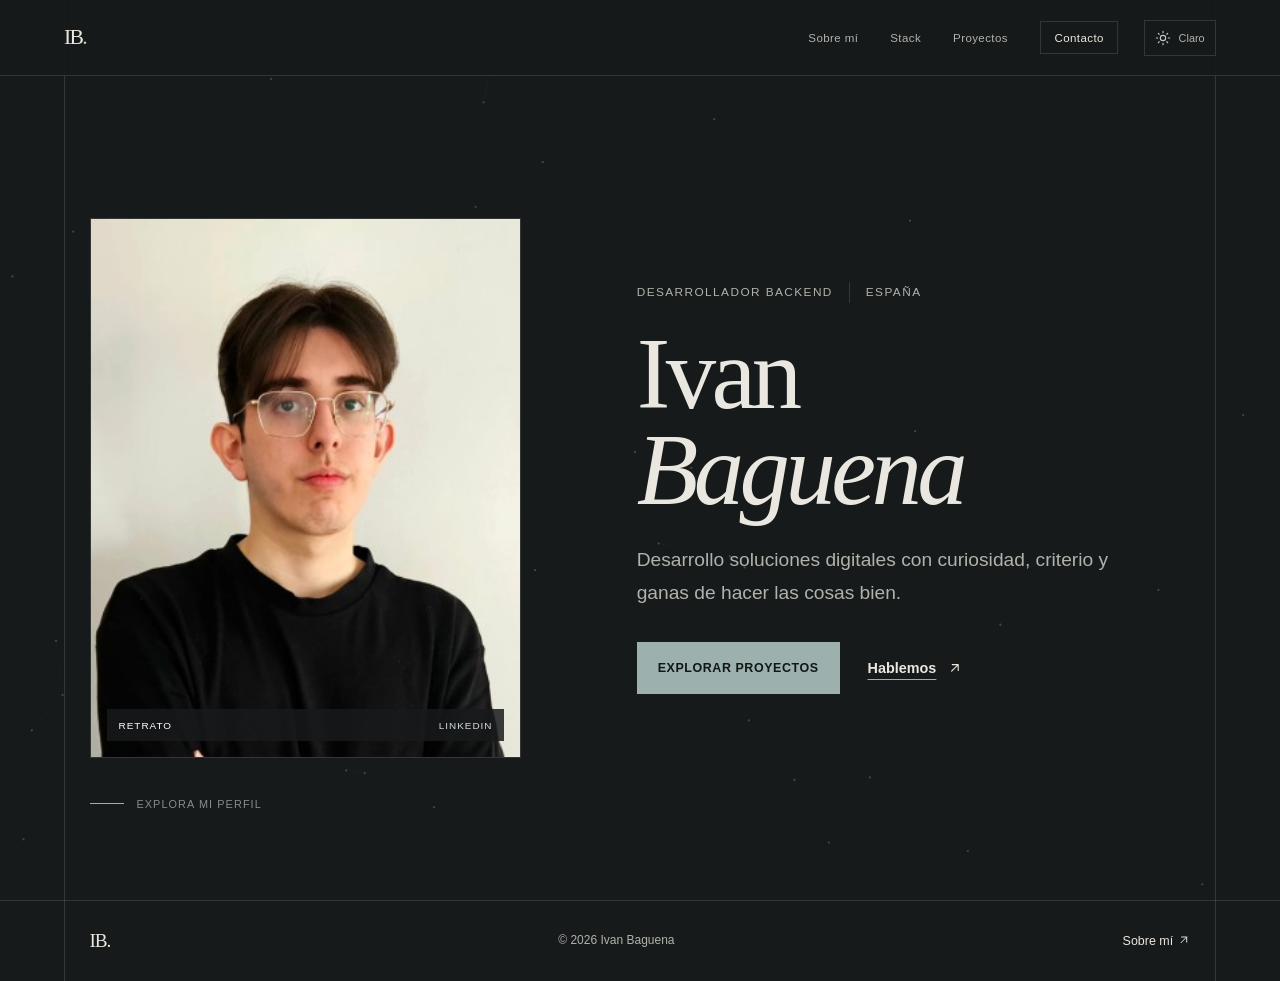
<file: index.html>
<!doctype html>
<html lang="es">
  <head>
    <meta charset="UTF-8" />
    <meta name="viewport" content="width=device-width, initial-scale=1.0" />
    <meta
      name="description"
      content="Portfolio de Ivan Baguena, desarrollador backend. Presentación y enlaces a proyectos, perfil y contacto."
    />
    <meta name="theme-color" content="#171a1b" />
    <title>Ivan Baguena | Desarrollador backend</title>
    <script src="js/theme.js"></script>
    <link rel="stylesheet" href="css/styles.css" />
    <link rel="stylesheet" href="css/navbar.css" />
    <link rel="stylesheet" href="css/profilePlaceholders.css" />
  </head>
  <body>
    <canvas class="background-network" data-network aria-hidden="true"></canvas>
    <svg class="icon-definitions" aria-hidden="true" focusable="false">
      <symbol id="icon-arrow-up-right" viewBox="0 0 24 24"><path d="M7 17 17 7M8 7h9v9" /></symbol>
      <symbol id="icon-arrow-left" viewBox="0 0 24 24"><path d="m14 18-6-6 6-6M8 12h12" /></symbol>
      <symbol id="icon-arrow-right" viewBox="0 0 24 24"><path d="m10 18 6-6-6-6M16 12H4" /></symbol>
      <symbol id="icon-arrow-up" viewBox="0 0 24 24"><path d="m18 14-6-6-6 6M12 8v12" /></symbol>
      <symbol id="icon-sun" viewBox="0 0 24 24"><circle cx="12" cy="12" r="4" /><path d="M12 2v2m0 16v2M4.93 4.93l1.42 1.42m11.3 11.3 1.42 1.42M2 12h2m16 0h2M4.93 19.07l1.42-1.42m11.3-11.3 1.42-1.42" /></symbol>
      <symbol id="icon-moon" viewBox="0 0 24 24"><path d="M20.4 15.2A8.5 8.5 0 0 1 8.8 3.6 8.5 8.5 0 1 0 20.4 15.2Z" /></symbol>
    </svg>
    <header class="site-header">
      <nav class="mainNav" aria-label="Navegación principal">
        <a class="brand-mark" href="index.html" aria-label="Ivan Baguena, inicio" aria-current="page">IB<span>.</span></a>
        <div class="header-tools">
          <div class="nav-links">
            <a href="pages/about.html#sobre-mi">Sobre mí</a>
            <a href="pages/about.html#enfoque">Stack</a>
            <a href="pages/projects.html">Proyectos</a>
            <a class="nav-contact" href="pages/contact.html">Contacto</a>
          </div>
          <button class="theme-toggle" type="button" data-theme-toggle aria-label="Cambiar a modo claro" title="Cambiar a modo claro">
            <span data-theme-icon aria-hidden="true"><svg viewBox="0 0 24 24"><use href="#icon-sun"></use></svg></span>
            <span data-theme-label>Claro</span>
          </button>
        </div>
      </nav>
    </header>

    <main class="one-page">
      <section class="page-section hero-section" id="inicio" aria-labelledby="hero-title">
        <div class="section-inner hero-layout">
          <div class="hero-copy" data-reveal>
            <p class="hero-meta">Desarrollador backend <span>España</span></p>
            <h1 id="hero-title">Ivan<br /><span>Baguena</span></h1>
            <p class="hero-lead">
              Desarrollo soluciones digitales con curiosidad, criterio y ganas
              de hacer las cosas bien.
            </p>
            <div class="hero-actions">
              <a class="button button-primary" href="pages/projects.html">Explorar proyectos</a>
              <a class="text-link" href="pages/contact.html">
                Hablemos <svg class="inline-icon" aria-hidden="true" viewBox="0 0 24 24"><use href="#icon-arrow-up-right"></use></svg>
              </a>
            </div>
          </div>
          <figure class="profile-photo profile-photo-hero" data-reveal>
            <img
              src="assets/ivan-baguena-linkedin.jpg"
              alt="Foto de perfil de Iván Baguena"
              width="400"
              height="400"
            />
            <figcaption>
              <span>Retrato</span>
              <span>LinkedIn</span>
            </figcaption>
          </figure>
          <a class="scroll-cue" href="pages/about.html#sobre-mi">
            <span class="scroll-line" aria-hidden="true"></span>
            Explora mi perfil
          </a>
        </div>
      </section>
    </main>

    <footer class="site-footer">
      <a class="footer-brand" href="index.html">IB<span>.</span></a>
      <p>&copy; 2026 Ivan Baguena</p>
      <a href="pages/about.html#sobre-mi">Sobre mí <svg class="inline-icon" aria-hidden="true" viewBox="0 0 24 24"><use href="#icon-arrow-up-right"></use></svg></a>
    </footer>
    <script src="js/background.js" defer></script>
    <script src="js/script.js" defer></script>
  </body>
</html>
</file>
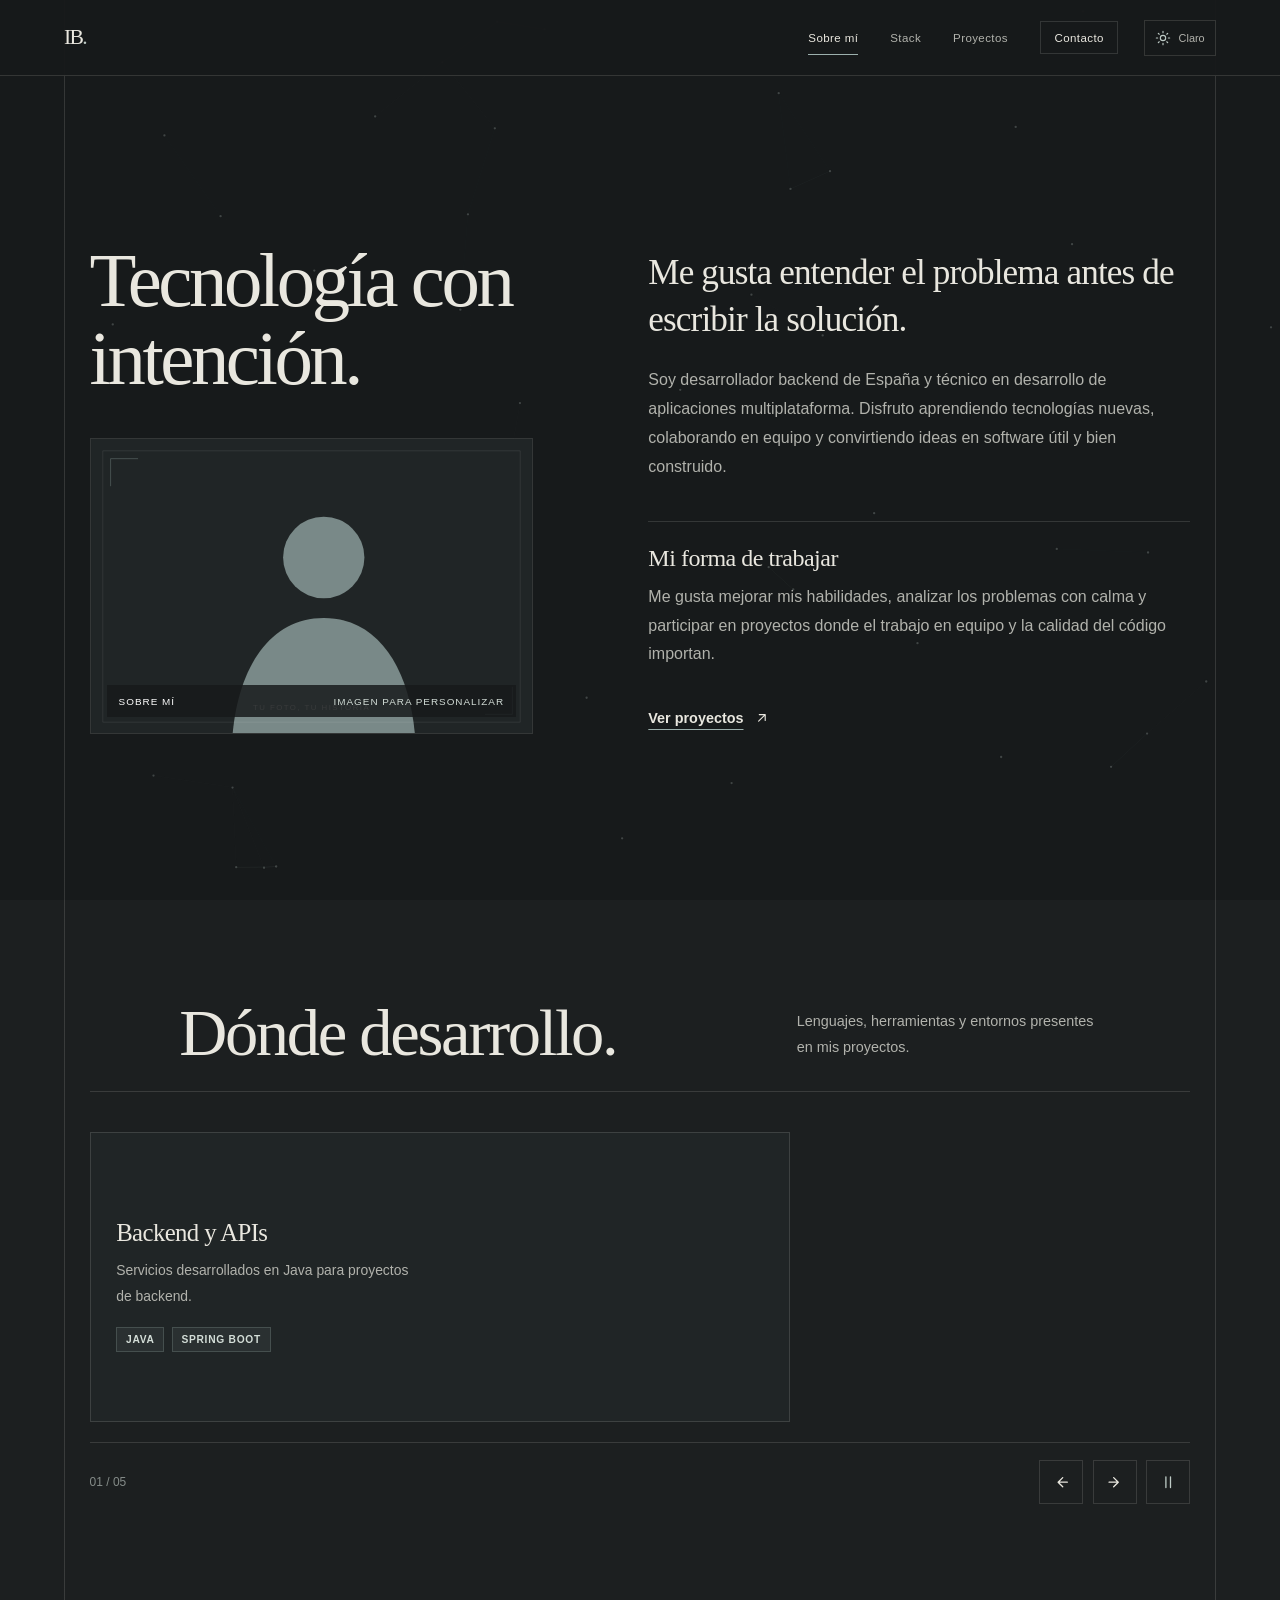
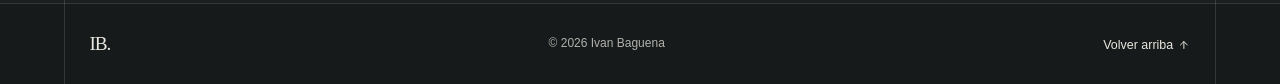
<file: pages/about.html>
<!doctype html>
<html lang="es">
  <head>
    <meta charset="UTF-8" />
    <meta name="viewport" content="width=device-width, initial-scale=1.0" />
    <meta
      name="description"
      content="Conoce a Ivan Baguena, desarrollador backend y técnico en desarrollo de aplicaciones multiplataforma."
    />
    <meta name="theme-color" content="#171a1b" />
    <title>Sobre mí | Ivan Baguena</title>
    <script src="../js/theme.js"></script>
    <link rel="stylesheet" href="../css/styles.css" />
    <link rel="stylesheet" href="../css/navbar.css" />
    <link rel="stylesheet" href="../css/carousel.css" />
    <link rel="stylesheet" href="../css/profilePlaceholders.css" />
  </head>
  <body>
    <canvas class="background-network" data-network aria-hidden="true"></canvas>
    <svg class="icon-definitions" aria-hidden="true" focusable="false">
      <symbol id="icon-arrow-up-right" viewBox="0 0 24 24"><path d="M7 17 17 7M8 7h9v9" /></symbol>
      <symbol id="icon-arrow-left" viewBox="0 0 24 24"><path d="m14 18-6-6 6-6M8 12h12" /></symbol>
      <symbol id="icon-arrow-right" viewBox="0 0 24 24"><path d="m10 18 6-6-6-6M16 12H4" /></symbol>
      <symbol id="icon-arrow-up" viewBox="0 0 24 24"><path d="m18 14-6-6-6 6M12 8v12" /></symbol>
      <symbol id="icon-sun" viewBox="0 0 24 24"><circle cx="12" cy="12" r="4" /><path d="M12 2v2m0 16v2M4.93 4.93l1.42 1.42m11.3 11.3 1.42 1.42M2 12h2m16 0h2M4.93 19.07l1.42-1.42m11.3-11.3 1.42-1.42" /></symbol>
      <symbol id="icon-moon" viewBox="0 0 24 24"><path d="M20.4 15.2A8.5 8.5 0 0 1 8.8 3.6 8.5 8.5 0 1 0 20.4 15.2Z" /></symbol>
      <symbol id="icon-pause" viewBox="0 0 24 24"><path d="M9 5v14m6-14v14" /></symbol>
      <symbol id="icon-play" viewBox="0 0 24 24"><path d="m8 5 11 7-11 7z" /></symbol>
    </svg>
    <header class="site-header">
      <nav class="mainNav" aria-label="Navegación principal">
        <a class="brand-mark" href="../index.html" aria-label="Ivan Baguena, inicio">
          IB<span>.</span>
        </a>
        <div class="header-tools">
          <div class="nav-links">
            <a href="#sobre-mi" aria-current="location">Sobre mí</a>
            <a href="#enfoque">Stack</a>
            <a href="./projects.html">Proyectos</a>
            <a class="nav-contact" href="./contact.html">Contacto</a>
          </div>
          <button class="theme-toggle" type="button" data-theme-toggle aria-label="Cambiar a modo claro" title="Cambiar a modo claro">
            <span data-theme-icon aria-hidden="true"><svg viewBox="0 0 24 24"><use href="#icon-sun"></use></svg></span>
            <span data-theme-label>Claro</span>
          </button>
        </div>
      </nav>
    </header>

    <main class="one-page">
      <section class="page-section about-section" id="sobre-mi" aria-labelledby="about-title">
        <div class="section-inner split-layout" data-reveal>
          <div>
            <h1 id="about-title">Tecnología con<br />intención.</h1>
            <figure class="profile-photo profile-photo-about">
              <img
                src="../assets/profile-placeholder-about.svg"
                alt="Placeholder: añade una segunda foto tuya en esta sección"
                width="900"
                height="600"
              />
              <figcaption>
                <span>Sobre mí</span>
                <span>Imagen para personalizar</span>
              </figcaption>
            </figure>
          </div>
          <div class="section-copy">
            <p class="section-lead">
              Me gusta entender el problema antes de escribir la solución.
            </p>
            <p>
              Soy desarrollador backend de España y técnico en desarrollo de
              aplicaciones multiplataforma. Disfruto aprendiendo tecnologías
              nuevas, colaborando en equipo y convirtiendo ideas en software
              útil y bien construido.
            </p>
            <section class="content-panel">
              <h2>Mi forma de trabajar</h2>
              <p>
                Me gusta mejorar mis habilidades, analizar los problemas con
                calma y participar en proyectos donde el trabajo en equipo y la
                calidad del código importan.
              </p>
            </section>
            <a class="text-link" href="./projects.html">
              Ver proyectos <svg class="inline-icon" aria-hidden="true" viewBox="0 0 24 24"><use href="#icon-arrow-up-right"></use></svg>
            </a>
          </div>
        </div>
      </section>

      <section class="page-section expertise-section" id="enfoque" aria-labelledby="expertise-title">
        <div class="section-inner" data-reveal>
          <div class="section-heading">
            <div>
              <h2 id="expertise-title">Dónde desarrollo.</h2>
            </div>
            <p class="section-note">
              Lenguajes, herramientas y entornos presentes en mis proyectos.
            </p>
          </div>
          <div class="carousel" data-carousel>
            <div class="carousel-viewport" data-carousel-viewport role="region" aria-roledescription="carrusel" tabindex="0" aria-label="Áreas de desarrollo">
              <div class="expertise-grid carousel-track">
                <article class="expertise-card">
                  <h3>Backend y APIs</h3>
                  <p>Servicios desarrollados en Java para proyectos de backend.</p>
                  <div class="expertise-tags" aria-label="Tecnologías">
                    <span>Java</span>
                    <span>Spring Boot</span>
                  </div>
                </article>
                <article class="expertise-card">
                  <h3>Kotlin Multiplatform</h3>
                  <p>Una base compartida para llevar aplicaciones a varias plataformas.</p>
                  <div class="expertise-tags" aria-label="Tecnologías">
                    <span>Kotlin</span>
                    <span>Compose</span>
                  </div>
                </article>
                <article class="expertise-card">
                  <h3>Android e iOS</h3>
                  <p>Aplicaciones móviles creadas con Compose Multiplatform.</p>
                  <div class="expertise-tags" aria-label="Plataformas">
                    <span>Android</span>
                    <span>iOS</span>
                  </div>
                </article>
                <article class="expertise-card">
                  <h3>Web</h3>
                  <p>Desarrollo de interfaces web y experiencias multiplataforma.</p>
                  <div class="expertise-tags" aria-label="Tecnologías">
                    <span>HTML</span>
                    <span>CSS</span>
                    <span>Web</span>
                  </div>
                </article>
                <article class="expertise-card">
                  <h3>Escritorio</h3>
                  <p>Aplicaciones Compose Multiplatform para escritorio JVM.</p>
                  <div class="expertise-tags" aria-label="Plataformas">
                    <span>Desktop</span>
                    <span>JVM</span>
                  </div>
                </article>
              </div>
            </div>
            <div class="carousel-progress" aria-hidden="true"><span></span></div>
            <div class="carousel-controls">
              <p class="carousel-status" data-carousel-status aria-live="off"></p>
              <div class="carousel-buttons">
                <button class="carousel-button" type="button" data-carousel-prev aria-label="Área anterior">
                  <svg viewBox="0 0 24 24" aria-hidden="true"><use href="#icon-arrow-left"></use></svg>
                </button>
                <button class="carousel-button" type="button" data-carousel-next aria-label="Área siguiente">
                  <svg viewBox="0 0 24 24" aria-hidden="true"><use href="#icon-arrow-right"></use></svg>
                </button>
                <button class="carousel-button carousel-play" type="button" data-carousel-toggle aria-label="Pausar carrusel" title="Pausar carrusel">
                  <svg data-carousel-toggle-icon aria-hidden="true" viewBox="0 0 24 24"><use href="#icon-pause"></use></svg>
                </button>
              </div>
            </div>
          </div>
        </div>
      </section>
    </main>

    <footer class="site-footer">
      <a class="footer-brand" href="../index.html">IB<span>.</span></a>
      <p>&copy; 2026 Ivan Baguena</p>
      <a href="#sobre-mi">Volver arriba <svg class="inline-icon" aria-hidden="true" viewBox="0 0 24 24"><use href="#icon-arrow-up"></use></svg></a>
    </footer>
    <script src="../js/background.js" defer></script>
    <script src="../js/script.js" defer></script>
  </body>
</html>
</file>
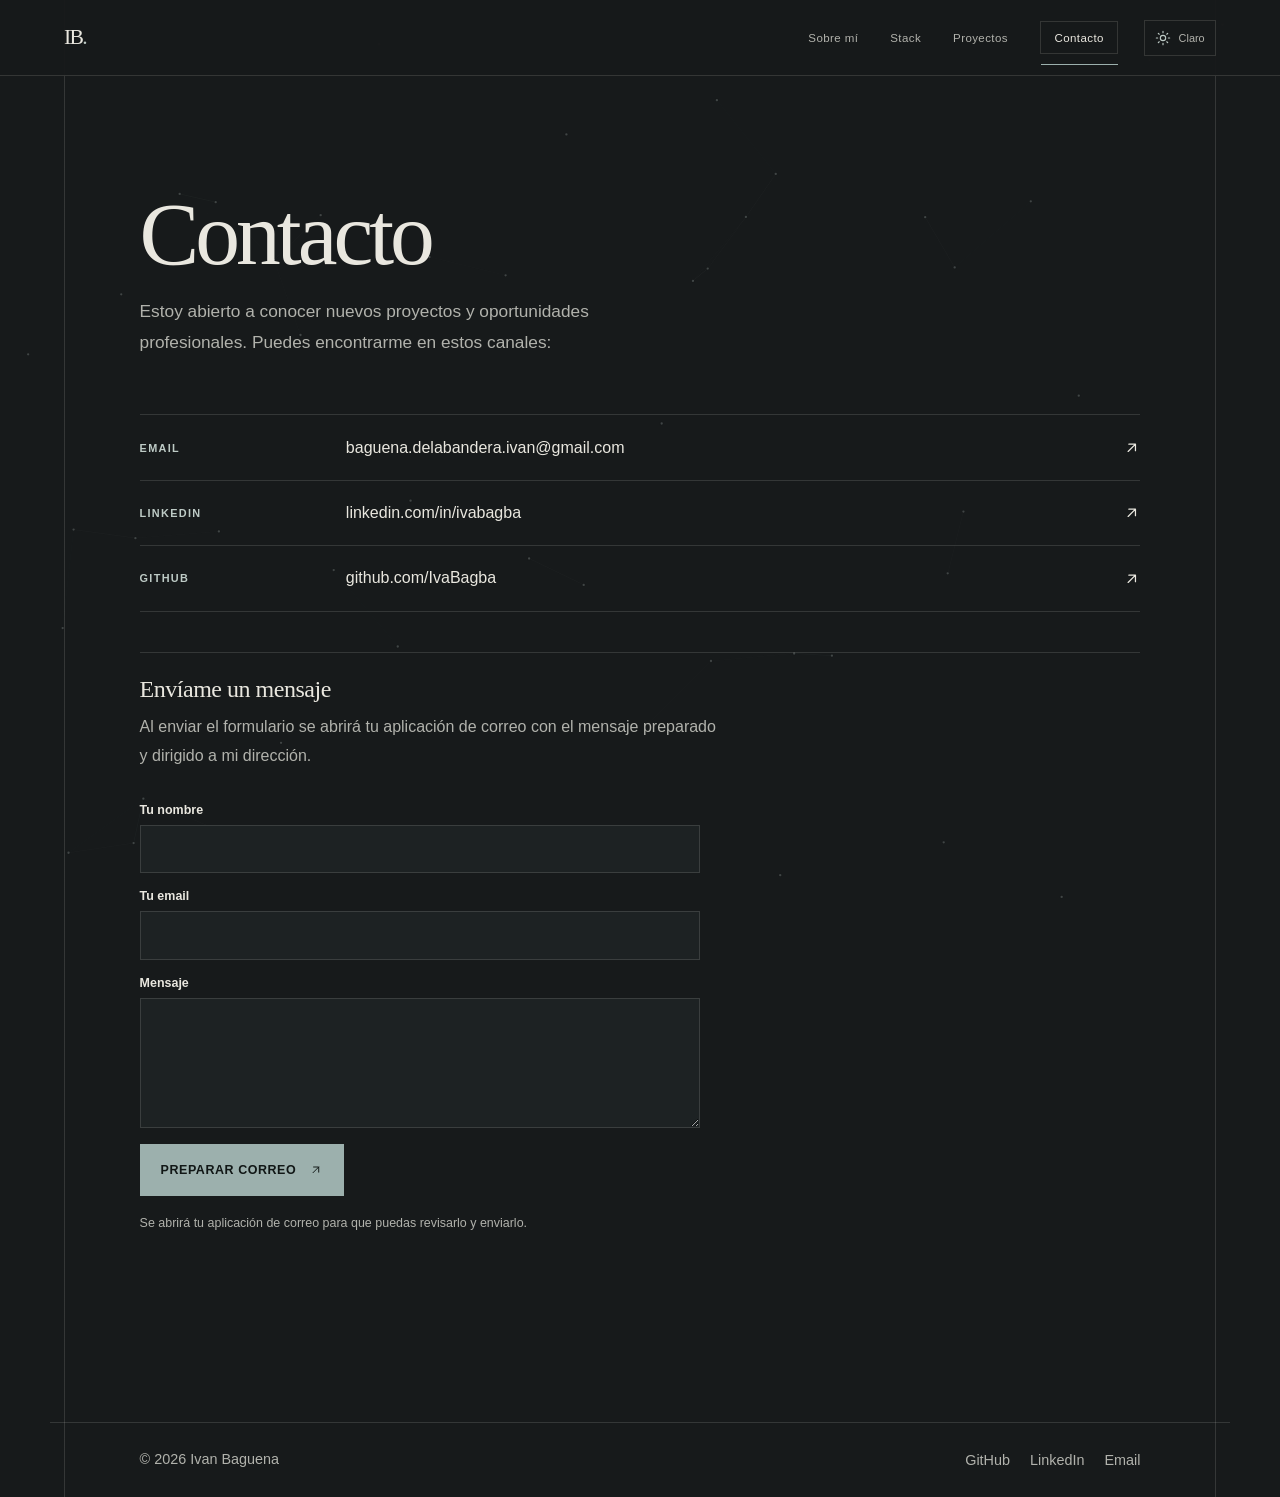
<file: pages/contact.html>
<!doctype html>
<html lang="es">
  <head>
    <meta charset="UTF-8" />
    <meta name="viewport" content="width=device-width, initial-scale=1.0" />
    <meta
      name="description"
      content="Contacta con Ivan Baguena por email, LinkedIn o GitHub."
    />
    <meta name="theme-color" content="#171a1b" />
    <title>Contacto | Ivan Baguena</title>
    <script src="../js/theme.js"></script>
    <link rel="stylesheet" href="../css/styles.css" />
    <link rel="stylesheet" href="../css/navbar.css" />
    <link rel="stylesheet" href="../css/projectCards.css" />
    <link rel="stylesheet" href="../css/carousel.css" />
  </head>
  <body>
    <canvas class="background-network" data-network aria-hidden="true"></canvas>
    <svg class="icon-definitions" aria-hidden="true" focusable="false">
      <symbol id="icon-arrow-up-right" viewBox="0 0 24 24"><path d="M7 17 17 7M8 7h9v9" /></symbol>
      <symbol id="icon-sun" viewBox="0 0 24 24"><circle cx="12" cy="12" r="4" /><path d="M12 2v2m0 16v2M4.93 4.93l1.42 1.42m11.3 11.3 1.42 1.42M2 12h2m16 0h2M4.93 19.07l1.42-1.42m11.3-11.3 1.42-1.42" /></symbol>
      <symbol id="icon-moon" viewBox="0 0 24 24"><path d="M20.4 15.2A8.5 8.5 0 0 1 8.8 3.6 8.5 8.5 0 1 0 20.4 15.2Z" /></symbol>
    </svg>
    <header class="site-header">
      <nav class="mainNav" aria-label="Navegación principal">
        <a class="brand-mark" href="../index.html" aria-label="Ivan Baguena, inicio">
          IB<span>.</span>
        </a>
        <div class="header-tools">
          <div class="nav-links">
            <a href="./about.html#sobre-mi">Sobre mí</a>
            <a href="./about.html#enfoque">Stack</a>
            <a href="./projects.html">Proyectos</a>
            <a class="nav-contact" href="./contact.html" aria-current="page">Contacto</a>
          </div>
          <button class="theme-toggle" type="button" data-theme-toggle aria-label="Cambiar a modo claro" title="Cambiar a modo claro">
            <span data-theme-icon aria-hidden="true"><svg viewBox="0 0 24 24"><use href="#icon-sun"></use></svg></span>
            <span data-theme-label>Claro</span>
          </button>
        </div>
      </nav>
    </header>
    <main class="page-content">
      <h1>Contacto</h1>
      <p class="page-lead">
        Estoy abierto a conocer nuevos proyectos y oportunidades profesionales.
        Puedes encontrarme en estos canales:
      </p>
      <section class="contact-list" aria-label="Canales de contacto">
        <a class="contact-link" href="mailto:baguena.delabandera.ivan@gmail.com">
          <span class="contact-label">Email</span>
          <span>baguena.delabandera.ivan@gmail.com</span>
          <svg class="inline-icon" aria-hidden="true" viewBox="0 0 24 24"><use href="#icon-arrow-up-right"></use></svg>
        </a>
        <a
          class="contact-link"
          href="https://www.linkedin.com/in/ivabagba"
          target="_blank"
          rel="noopener noreferrer"
        >
          <span class="contact-label">LinkedIn</span>
          <span>linkedin.com/in/ivabagba</span>
          <svg class="inline-icon" aria-hidden="true" viewBox="0 0 24 24"><use href="#icon-arrow-up-right"></use></svg>
        </a>
        <a
          class="contact-link"
          href="https://github.com/IvaBagba"
          target="_blank"
          rel="noopener noreferrer"
        >
          <span class="contact-label">GitHub</span>
          <span>github.com/IvaBagba</span>
          <svg class="inline-icon" aria-hidden="true" viewBox="0 0 24 24"><use href="#icon-arrow-up-right"></use></svg>
        </a>
      </section>
      <section class="content-panel" aria-labelledby="contact-form-title" data-reveal>
        <h2 id="contact-form-title">Envíame un mensaje</h2>
        <p>
          Al enviar el formulario se abrirá tu aplicación de correo con el
          mensaje preparado y dirigido a mi dirección.
        </p>
        <form
          class="contact-form"
          data-email-form
          data-recipient="baguena.delabandera.ivan@gmail.com"
        >
          <div class="form-field">
            <label for="contact-name">Tu nombre</label>
            <input id="contact-name" name="name" autocomplete="name" required maxlength="100" />
          </div>
          <div class="form-field">
            <label for="contact-email">Tu email</label>
            <input
              id="contact-email"
              name="email"
              type="email"
              autocomplete="email"
              required
              maxlength="254"
            />
          </div>
          <div class="form-field">
            <label for="contact-message">Mensaje</label>
            <textarea id="contact-message" name="message" required maxlength="5000"></textarea>
          </div>
          <button class="button button-primary form-submit" type="submit">
            Preparar correo <svg class="inline-icon" aria-hidden="true" viewBox="0 0 24 24"><use href="#icon-arrow-up-right"></use></svg>
          </button>
          <p class="form-note" data-email-status aria-live="polite">
            Se abrirá tu aplicación de correo para que puedas revisarlo y enviarlo.
          </p>
        </form>
      </section>
    </main>
    <footer>
      <p>&copy; 2026 Ivan Baguena</p>
      <div class="footerSocials">
        <a href="https://github.com/IvaBagba" target="_blank" rel="noopener noreferrer">GitHub</a>
        <a href="https://www.linkedin.com/in/ivabagba" target="_blank" rel="noopener noreferrer">LinkedIn</a>
        <a href="mailto:baguena.delabandera.ivan@gmail.com">Email</a>
      </div>
    </footer>
    <script src="../js/background.js" defer></script>
    <script src="../js/script.js" defer></script>
  </body>
</html>
</file>
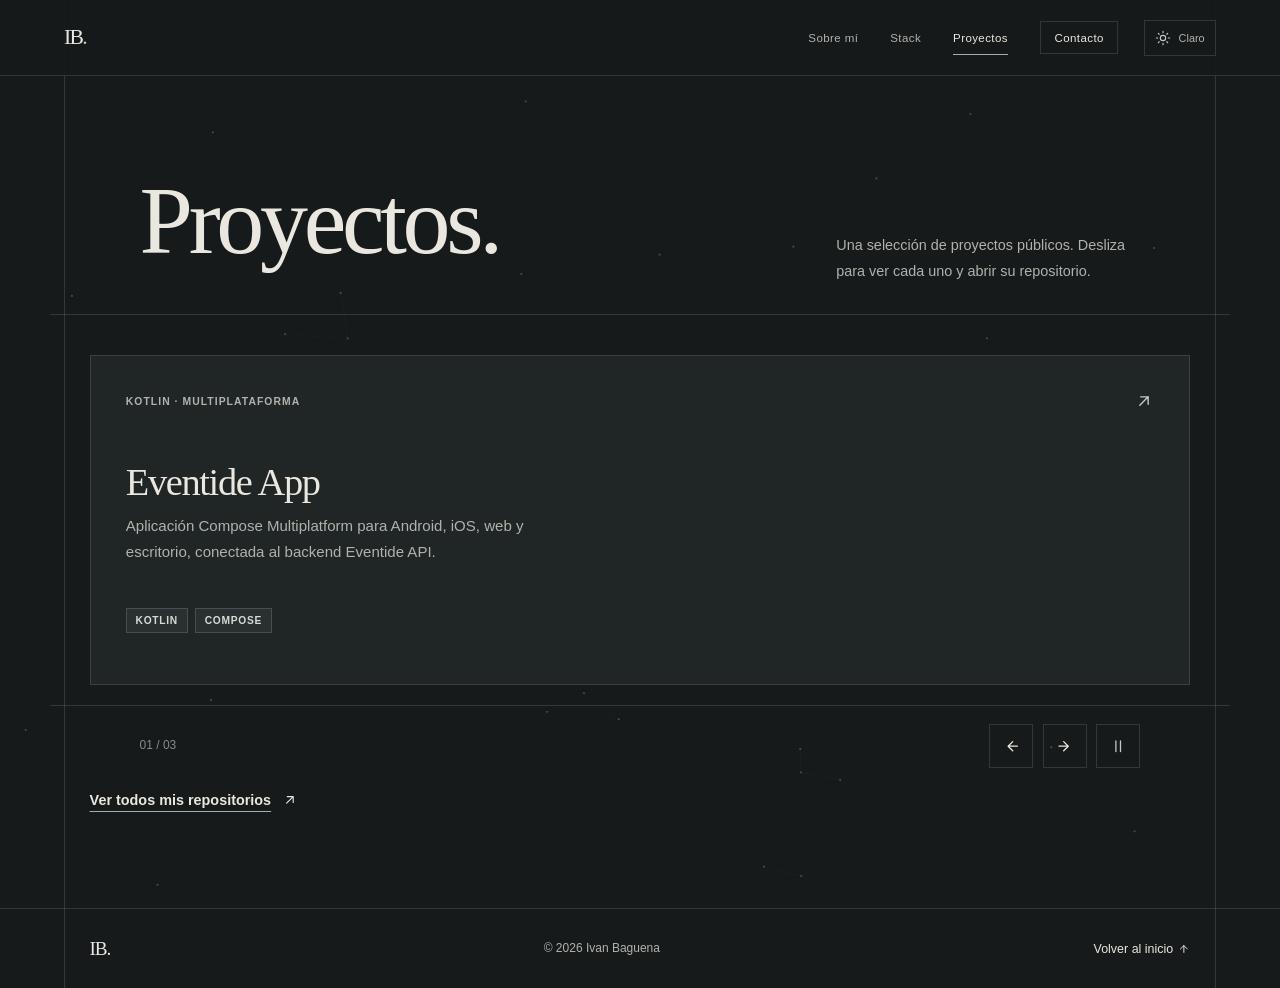
<file: pages/projects.html>
<!doctype html>
<html lang="es">
  <head>
    <meta charset="UTF-8" />
    <meta name="viewport" content="width=device-width, initial-scale=1.0" />
    <meta
      name="description"
      content="Proyectos de Ivan Baguena en GitHub: backend, Kotlin Multiplatform y Java."
    />
    <meta name="theme-color" content="#171a1b" />
    <title>Proyectos | Ivan Baguena</title>
    <script src="../js/theme.js"></script>
    <link rel="stylesheet" href="../css/styles.css" />
    <link rel="stylesheet" href="../css/navbar.css" />
    <link rel="stylesheet" href="../css/projectCards.css" />
    <link rel="stylesheet" href="../css/carousel.css" />
  </head>
  <body>
    <canvas class="background-network" data-network aria-hidden="true"></canvas>
    <svg class="icon-definitions" aria-hidden="true" focusable="false">
      <symbol id="icon-arrow-up-right" viewBox="0 0 24 24"><path d="M7 17 17 7M8 7h9v9" /></symbol>
      <symbol id="icon-arrow-left" viewBox="0 0 24 24"><path d="m14 18-6-6 6-6M8 12h12" /></symbol>
      <symbol id="icon-arrow-right" viewBox="0 0 24 24"><path d="m10 18 6-6-6-6M16 12H4" /></symbol>
      <symbol id="icon-arrow-up" viewBox="0 0 24 24"><path d="m18 14-6-6-6 6M12 8v12" /></symbol>
      <symbol id="icon-sun" viewBox="0 0 24 24"><circle cx="12" cy="12" r="4" /><path d="M12 2v2m0 16v2M4.93 4.93l1.42 1.42m11.3 11.3 1.42 1.42M2 12h2m16 0h2M4.93 19.07l1.42-1.42m11.3-11.3 1.42-1.42" /></symbol>
      <symbol id="icon-moon" viewBox="0 0 24 24"><path d="M20.4 15.2A8.5 8.5 0 0 1 8.8 3.6 8.5 8.5 0 1 0 20.4 15.2Z" /></symbol>
      <symbol id="icon-pause" viewBox="0 0 24 24"><path d="M9 5v14m6-14v14" /></symbol>
      <symbol id="icon-play" viewBox="0 0 24 24"><path d="m8 5 11 7-11 7z" /></symbol>
    </svg>
    <header class="site-header">
      <nav class="mainNav" aria-label="Navegación principal">
        <a class="brand-mark" href="../index.html" aria-label="Ivan Baguena, inicio">
          IB<span>.</span>
        </a>
        <div class="header-tools">
          <div class="nav-links">
            <a href="./about.html#sobre-mi">Sobre mí</a>
            <a href="./about.html#enfoque">Stack</a>
            <a href="./projects.html" aria-current="page">Proyectos</a>
            <a class="nav-contact" href="./contact.html">Contacto</a>
          </div>
          <button class="theme-toggle" type="button" data-theme-toggle aria-label="Cambiar a modo claro" title="Cambiar a modo claro">
            <span data-theme-icon aria-hidden="true"><svg viewBox="0 0 24 24"><use href="#icon-sun"></use></svg></span>
            <span data-theme-label>Claro</span>
          </button>
        </div>
      </nav>
    </header>

    <main class="one-page">
      <section class="page-section projects-section" id="proyectos" aria-labelledby="projects-title">
        <div class="section-inner" data-reveal>
          <div class="section-heading">
            <div>
              <h1 id="projects-title">Proyectos.</h1>
            </div>
            <p class="section-note">
              Una selección de proyectos públicos. Desliza para ver cada uno y
              abrir su repositorio.
            </p>
          </div>
          <div class="carousel" data-carousel>
            <div class="carousel-viewport" data-carousel-viewport role="region" aria-roledescription="carrusel" tabindex="0" aria-label="Proyectos de GitHub">
              <div class="project-grid carousel-track">
                <article class="project-tile">
                  <div class="project-tile-top">
                    <span>Kotlin · Multiplataforma</span>
                    <svg class="project-arrow" aria-hidden="true" viewBox="0 0 24 24"><use href="#icon-arrow-up-right"></use></svg>
                  </div>
                  <h2>Eventide App</h2>
                  <p>
                    Aplicación Compose Multiplatform para Android, iOS, web y
                    escritorio, conectada al backend Eventide API.
                  </p>
                  <div class="project_tags" aria-label="Tecnologías">
                    <span>Kotlin</span>
                    <span>Compose</span>
                  </div>
                  <a
                    class="project-card-link"
                    href="https://github.com/IvaBagba/Eventide_App"
                    target="_blank"
                    rel="noopener noreferrer"
                    aria-label="Ver Eventide App en GitHub"
                  ></a>
                </article>
                <article class="project-tile">
                  <div class="project-tile-top">
                    <span>Java · Backend</span>
                    <svg class="project-arrow" aria-hidden="true" viewBox="0 0 24 24"><use href="#icon-arrow-up-right"></use></svg>
                  </div>
                  <h2>Eventide API</h2>
                  <p>
                    Proyecto backend Java que acompaña a la aplicación Eventide
                    y forma parte de mi proyecto final.
                  </p>
                  <div class="project_tags" aria-label="Tecnologías">
                    <span>Java</span>
                    <span>API</span>
                  </div>
                  <a
                    class="project-card-link"
                    href="https://github.com/IvaBagba/Eventide_Api"
                    target="_blank"
                    rel="noopener noreferrer"
                    aria-label="Ver Eventide API en GitHub"
                  ></a>
                </article>
                <article class="project-tile">
                  <div class="project-tile-top">
                    <span>Java · Spring Boot</span>
                    <svg class="project-arrow" aria-hidden="true" viewBox="0 0 24 24"><use href="#icon-arrow-up-right"></use></svg>
                  </div>
                  <h2>PokeCardApi</h2>
                  <p>
                    API desarrollada con Java y Spring Boot como proyecto
                    independiente.
                  </p>
                  <div class="project_tags" aria-label="Tecnologías">
                    <span>Java</span>
                    <span>Spring Boot</span>
                  </div>
                  <a
                    class="project-card-link"
                    href="https://github.com/IvaBagba/PokeCardApi"
                    target="_blank"
                    rel="noopener noreferrer"
                    aria-label="Ver PokeCardApi en GitHub"
                  ></a>
                </article>
              </div>
            </div>
            <div class="carousel-progress" aria-hidden="true"><span></span></div>
            <div class="carousel-controls">
              <p class="carousel-status" data-carousel-status aria-live="off"></p>
              <div class="carousel-buttons">
                <button class="carousel-button" type="button" data-carousel-prev aria-label="Proyecto anterior">
                  <svg viewBox="0 0 24 24" aria-hidden="true"><use href="#icon-arrow-left"></use></svg>
                </button>
                <button class="carousel-button" type="button" data-carousel-next aria-label="Proyecto siguiente">
                  <svg viewBox="0 0 24 24" aria-hidden="true"><use href="#icon-arrow-right"></use></svg>
                </button>
                <button class="carousel-button carousel-play" type="button" data-carousel-toggle aria-label="Pausar carrusel" title="Pausar carrusel">
                  <svg data-carousel-toggle-icon aria-hidden="true" viewBox="0 0 24 24"><use href="#icon-pause"></use></svg>
                </button>
              </div>
            </div>
          </div>
          <a class="text-link page-project-link" href="https://github.com/IvaBagba" target="_blank" rel="noopener noreferrer">
            Ver todos mis repositorios <svg class="inline-icon" aria-hidden="true" viewBox="0 0 24 24"><use href="#icon-arrow-up-right"></use></svg>
          </a>
        </div>
      </section>
    </main>

    <footer class="site-footer">
      <a class="footer-brand" href="../index.html">IB<span>.</span></a>
      <p>&copy; 2026 Ivan Baguena</p>
      <a href="../index.html">Volver al inicio <svg class="inline-icon" aria-hidden="true" viewBox="0 0 24 24"><use href="#icon-arrow-up"></use></svg></a>
    </footer>
    <script src="../js/background.js" defer></script>
    <script src="../js/script.js" defer></script>
  </body>
</html>
</file>
<file: css/styles.css>
:root {
  color-scheme: dark;
  --bg-color: #171a1b;
  --surface-color: #202526;
  --text-color: #e9e7df;
  --muted-color: #b1b2ac;
  --subtle-color: #858c89;
  --accent-color: #9cb0ad;
  --accent-strong: #becbc6;
  --header-background: rgba(23, 26, 27, 0.96);
  --section-background: rgba(235, 231, 220, 0.025);
  --card-background: #202526;
  --tag-color: #d3ddd7;
  --tag-background: rgba(156, 176, 173, 0.08);
  --tag-border: rgba(156, 176, 173, 0.24);
  --field-background: #1d2223;
  --field-focus-background: #222929;
  --network-dot: rgba(190, 203, 198, 0.34);
  --network-line: rgba(190, 203, 198, 0.08);
  --line-color: rgba(233, 231, 223, 0.14);
  --page-width: 1180px;
  --header-height: 76px;
}

:root[data-theme="light"] {
  color-scheme: light;
  --bg-color: #f0eee7;
  --surface-color: #f8f7f2;
  --text-color: #252b29;
  --muted-color: #525c58;
  --subtle-color: #626c67;
  --accent-color: #49645f;
  --accent-strong: #49645f;
  --header-background: rgba(240, 238, 231, 0.96);
  --section-background: rgba(62, 79, 74, 0.035);
  --card-background: #f8f7f2;
  --tag-color: #344d48;
  --tag-background: rgba(73, 100, 95, 0.07);
  --tag-border: rgba(73, 100, 95, 0.2);
  --field-background: #f8f7f2;
  --field-focus-background: #fff;
  --network-dot: rgba(73, 100, 95, 0.3);
  --network-line: rgba(73, 100, 95, 0.09);
  --line-color: rgba(37, 43, 41, 0.16);
}

* {
  box-sizing: border-box;
}

html {
  scroll-behavior: smooth;
  scroll-padding-top: var(--header-height);
}

body {
  background-color: var(--bg-color);
  background-image:
    linear-gradient(var(--line-color), var(--line-color)),
    linear-gradient(var(--line-color), var(--line-color));
  background-position: clamp(1.25rem, 5vw, 5rem) 0, calc(100% - clamp(1.25rem, 5vw, 5rem)) 0;
  background-repeat: repeat-y;
  background-size: 1px 100%;
  color: var(--text-color);
  font-family: "Avenir Next", Avenir, "Segoe UI", sans-serif;
  margin: 0;
  min-height: 100vh;
  -webkit-font-smoothing: antialiased;
}

body,
a {
  color: var(--text-color);
}

a {
  text-underline-offset: 0.25em;
}

a:focus-visible,
button:focus-visible,
.form-field input:focus-visible,
.form-field textarea:focus-visible {
  border-radius: 0;
  outline: 2px solid var(--accent-color);
  outline-offset: 4px;
}

h1,
h2,
h3,
p {
  margin-top: 0;
}

h1,
h2,
h3 {
  color: var(--text-color);
  font-family: Georgia, "Times New Roman", serif;
  font-weight: 400;
}

h1 {
  font-size: clamp(3.75rem, 8.4vw, 6rem);
  letter-spacing: -0.045em;
  line-height: 0.95;
  margin-bottom: 1.5rem;
}

h1 span {
  color: inherit;
}

h2 {
  font-size: clamp(2.6rem, 5.2vw, 4.7rem);
  letter-spacing: -0.035em;
  line-height: 1.02;
  margin-bottom: 0;
}

h3 {
  letter-spacing: -0.025em;
}

p {
  color: var(--muted-color);
  font-size: 1rem;
  line-height: 1.8;
}

::selection {
  background: var(--accent-color);
  color: var(--bg-color);
}

.background-network {
  height: 100%;
  inset: 0;
  pointer-events: none;
  position: fixed;
  width: 100%;
  z-index: 0;
}

.icon-definitions {
  height: 0;
  overflow: hidden;
  position: absolute;
  width: 0;
}

.inline-icon {
  display: inline-block;
  height: 1.1em;
  vertical-align: -0.15em;
  width: 1.1em;
}

.inline-icon,
.carousel-button svg,
.project-arrow,
.theme-toggle [data-theme-icon] svg {
  fill: none;
  stroke: currentColor;
  stroke-linecap: round;
  stroke-linejoin: round;
  stroke-width: 1.7;
}

.carousel-button svg {
  height: 1.15rem;
  width: 1.15rem;
}

.project-arrow {
  height: 1.25rem;
  width: 1.25rem;
}

.theme-toggle [data-theme-icon] svg {
  display: block;
  height: 1rem;
  width: 1rem;
}

.site-header,
.one-page,
.page-content,
footer {
  position: relative;
  z-index: 1;
}

.one-page {
  overflow: clip;
}

.page-section {
  align-items: center;
  display: flex;
  min-height: min(850px, calc(100svh - var(--header-height)));
  padding: clamp(5rem, 11vh, 8.5rem) clamp(1.25rem, 7vw, 7rem);
  position: relative;
  scroll-margin-top: var(--header-height);
}

.page-section:nth-child(even) {
  background: var(--section-background);
}

.section-inner {
  margin: 0 auto;
  max-width: var(--page-width);
  width: 100%;
}

.hero-section {
  isolation: isolate;
  min-height: max(690px, calc(100svh - var(--header-height)));
}

.hero-layout {
  align-items: center;
  display: grid;
  gap: clamp(3rem, 9vw, 9rem);
  grid-template-columns: minmax(270px, 0.78fr) minmax(0, 1fr);
  max-width: var(--page-width);
  position: relative;
}

.hero-copy {
  grid-column: 2;
  grid-row: 1;
  max-width: 680px;
}

.hero-copy h1 {
  font-size: clamp(4rem, 8vw, 6.3rem);
  margin-bottom: 1.5rem;
}

.hero-copy h1 span {
  font-style: italic;
}

.hero-meta {
  align-items: center;
  color: var(--muted-color);
  display: flex;
  font-size: 0.74rem;
  gap: 1rem;
  letter-spacing: 0.12em;
  margin-bottom: 1.5rem;
  text-transform: uppercase;
}

.hero-meta span {
  border-left: 1px solid var(--line-color);
  padding-left: 1rem;
}

.hero-lead {
  font-size: clamp(1.05rem, 1.5vw, 1.2rem);
  line-height: 1.75;
  margin-bottom: 2rem;
  max-width: 48ch;
}

.hero-actions {
  align-items: center;
  display: flex;
  flex-wrap: wrap;
  gap: 1.75rem;
}

.button,
.page-action {
  align-items: center;
  border: 1px solid transparent;
  border-radius: 0;
  display: inline-flex;
  font-size: 0.78rem;
  font-weight: 650;
  gap: 0.8rem;
  justify-content: center;
  letter-spacing: 0.045em;
  min-height: 52px;
  padding: 0.9rem 1.25rem;
  text-decoration: none;
  text-transform: uppercase;
  transition:
    background-color 250ms ease,
    border-color 250ms ease,
    color 250ms ease,
    transform 350ms cubic-bezier(0.2, 0.75, 0.25, 1);
}

.button-primary,
.page-action {
  background: var(--accent-color);
  color: #111716;
}

:root[data-theme="light"] .button-primary,
:root[data-theme="light"] .page-action {
  color: #fff;
}

.button:hover,
.page-action:hover {
  transform: translateY(-2px);
}

.text-link {
  color: var(--text-color);
  display: inline-flex;
  font-size: 0.9rem;
  font-weight: 600;
  gap: 0.65rem;
  text-decoration-color: var(--accent-color);
  text-underline-offset: 0.45em;
}

.text-link:hover,
.site-footer a:hover,
.contact-link:hover,
.footerSocials a:hover {
  color: var(--accent-strong);
}

.scroll-cue {
  align-items: center;
  bottom: -3.25rem;
  color: var(--subtle-color);
  display: flex;
  font-size: 0.68rem;
  gap: 0.8rem;
  letter-spacing: 0.1em;
  position: absolute;
  text-decoration: none;
  text-transform: uppercase;
}

.scroll-line {
  animation: scroll-pulse 2.6s ease-in-out infinite;
  background: var(--accent-color);
  display: inline-block;
  height: 1px;
  width: 34px;
}

.split-layout {
  align-items: start;
  display: grid;
  gap: clamp(3rem, 9vw, 8rem);
  grid-template-columns: minmax(0, 0.9fr) minmax(0, 1.1fr);
}

.about-section .split-layout {
  align-items: center;
}

.about-section h1 {
  font-size: clamp(3.2rem, 6vw, 5rem);
  line-height: 1.02;
}

.section-copy {
  padding-top: 0;
}

.section-lead {
  color: var(--text-color);
  font-family: Georgia, "Times New Roman", serif;
  font-size: clamp(1.55rem, 2.8vw, 2.2rem);
  letter-spacing: -0.025em;
  line-height: 1.35;
  margin-bottom: 1.4rem;
}

.section-copy > p:not(.section-lead) {
  margin-bottom: 1.8rem;
  max-width: 65ch;
}

.section-heading {
  align-items: end;
  border-bottom: 1px solid var(--line-color);
  display: flex;
  gap: 2rem;
  justify-content: space-between;
  margin: 0 auto 2.25rem;
  max-width: var(--page-width);
  padding: 0 clamp(1.25rem, 7vw, 7rem) 1.5rem;
}

.section-heading h2 {
  font-size: clamp(2.6rem, 5.2vw, 4.7rem);
}

.section-note {
  font-size: 0.9rem;
  margin-bottom: 0.35rem;
  max-width: 38ch;
}

.expertise-section {
  min-height: 650px;
}

.content-panel {
  border-top: 1px solid var(--line-color);
  margin: 2.5rem 0;
  padding: 1.5rem 0 0;
}

.content-panel h2 {
  font-size: 1.5rem;
  letter-spacing: -0.02em;
  margin-bottom: 0.75rem;
}

.content-panel p {
  max-width: 65ch;
}

.contact-form {
  display: grid;
  gap: 1rem;
  margin-top: 2rem;
  max-width: 560px;
}

.form-field {
  display: grid;
  gap: 0.5rem;
}

.form-field label {
  color: var(--text-color);
  font-size: 0.78rem;
  font-weight: 650;
}

.form-field input,
.form-field textarea {
  background: var(--field-background);
  border: 1px solid var(--line-color);
  border-radius: 0;
  color: var(--text-color);
  font: inherit;
  outline: none;
  padding: 0.9rem 1rem;
  transition:
    background-color 250ms ease,
    border-color 250ms ease;
  width: 100%;
}

.form-field textarea {
  min-height: 130px;
  resize: vertical;
}

.form-field input:focus,
.form-field textarea:focus {
  background: var(--field-focus-background);
  border-color: var(--accent-color);
  outline: 2px solid var(--accent-color);
  outline-offset: 2px;
}

.form-submit {
  justify-self: start;
}

.form-note {
  font-size: 0.78rem;
  margin: 0;
}

.site-footer {
  align-items: center;
  border-top: 1px solid var(--line-color);
  display: flex;
  gap: 1.5rem;
  justify-content: space-between;
  padding: 1.8rem clamp(1.25rem, 7vw, 7rem);
}

.site-footer p {
  font-size: 0.75rem;
  margin: 0;
}

.site-footer a {
  font-size: 0.78rem;
  text-decoration: none;
}

.footer-brand {
  font-family: Georgia, "Times New Roman", serif;
  font-size: 1.2rem !important;
  letter-spacing: -0.06em;
}

.page-content {
  margin: 0 auto;
  max-width: var(--page-width);
  min-height: calc(100svh - var(--header-height) - 100px);
  padding: clamp(4rem, 9vw, 8rem) clamp(1.25rem, 7vw, 7rem);
}

.page-content h1 {
  font-size: clamp(3.6rem, 7vw, 5.8rem);
  margin-bottom: 1.25rem;
}

.page-lead {
  font-size: 1.08rem;
  max-width: 58ch;
}

.contact-list {
  border-top: 1px solid var(--line-color);
  margin-top: 3.5rem;
}

.contact-link {
  align-items: center;
  border-bottom: 1px solid var(--line-color);
  display: grid;
  gap: 1rem;
  grid-template-columns: minmax(95px, 0.25fr) 1fr auto;
  overflow-wrap: anywhere;
  padding: 1.45rem 0;
  text-decoration: none;
}

.contact-label {
  color: var(--accent-strong);
  font-size: 0.68rem;
  font-weight: 700;
  letter-spacing: 0.12em;
  text-transform: uppercase;
}

.page-content + footer,
footer:not(.site-footer) {
  align-items: center;
  border-top: 1px solid var(--line-color);
  display: flex;
  flex-wrap: wrap;
  gap: 1rem 2rem;
  justify-content: space-between;
  margin: 2rem auto 0;
  max-width: var(--page-width);
  padding: 1.5rem clamp(1.25rem, 7vw, 7rem);
}

footer:not(.site-footer) p {
  font-size: 0.9rem;
  margin: 0;
}

.footerSocials {
  display: flex;
  flex-wrap: wrap;
  gap: 1.25rem;
}

.footerSocials a {
  color: var(--muted-color);
  font-size: 0.9rem;
  text-decoration: none;
}

[data-reveal] {
  opacity: 1;
}

[data-reveal].is-visible {
  animation: folio-reveal 760ms cubic-bezier(0.16, 1, 0.3, 1) both;
}

@keyframes folio-reveal {
  from {
    opacity: 0.72;
    transform: translate3d(0, 14px, 0);
  }

  to {
    opacity: 1;
    transform: translate3d(0, 0, 0);
  }
}

@keyframes scroll-pulse {
  0%,
  100% {
    opacity: 0.55;
    transform: scaleX(0.72);
    transform-origin: left;
  }

  50% {
    opacity: 1;
    transform: scaleX(1);
    transform-origin: left;
  }
}

@media (max-width: 760px) {
  body {
    background-image: none;
  }

  .page-section {
    min-height: auto;
    padding-bottom: 6rem;
    padding-top: 6rem;
  }

  .hero-layout {
    align-items: stretch;
    display: flex;
    flex-direction: column;
    gap: 2.2rem;
  }

  .hero-copy {
    order: 0;
  }

  .about-section .split-layout,
  .split-layout {
    grid-template-columns: 1fr;
  }

  .scroll-cue {
    display: none;
  }

  .section-heading {
    align-items: start;
    flex-direction: column;
    gap: 1.25rem;
  }

  .site-footer {
    flex-wrap: wrap;
  }

  .site-footer p {
    order: 1;
    width: 100%;
  }

  .contact-link {
    grid-template-columns: 1fr auto;
  }

  .contact-label {
    grid-column: 1 / -1;
  }

  .page-content + footer,
  footer:not(.site-footer) {
    align-items: flex-start;
    flex-direction: column;
  }
}

@media (max-width: 520px) {
  :root {
    --header-height: 68px;
  }

  h1 {
    font-size: clamp(3.25rem, 15vw, 4.5rem);
  }

  h2 {
    font-size: clamp(2.4rem, 11vw, 3.6rem);
  }

  .page-content {
    padding-top: 3.5rem;
  }
}

@media (prefers-reduced-motion: reduce) {
  *,
  *::before,
  *::after {
    scroll-behavior: auto !important;
    animation-duration: 0.01ms !important;
    animation-iteration-count: 1 !important;
    transition-duration: 0.01ms !important;
  }
}
</file>
<file: css/navbar.css>
.site-header {
  background: var(--header-background);
  border-bottom: 1px solid var(--line-color);
  height: var(--header-height);
  position: sticky;
  top: 0;
  z-index: 1000;
}

.mainNav {
  align-items: center;
  display: flex;
  height: 100%;
  justify-content: space-between;
  margin: 0 auto;
  max-width: 1600px;
  padding: 0 clamp(1.25rem, 5vw, 5rem);
}

.brand-mark {
  color: var(--text-color);
  font-family: Georgia, "Times New Roman", serif;
  font-size: 1.35rem;
  letter-spacing: -0.08em;
  text-decoration: none;
}

.brand-mark span {
  color: var(--accent-strong);
}

.header-tools {
  align-items: center;
  display: flex;
  gap: clamp(0.75rem, 2vw, 1.6rem);
}

.nav-links {
  align-items: center;
  display: flex;
  gap: clamp(1rem, 2.5vw, 2.2rem);
}

.nav-links a {
  color: var(--muted-color);
  font-size: 0.72rem;
  letter-spacing: 0.035em;
  position: relative;
  text-decoration: none;
  transition: color 250ms ease;
}

.nav-links a:hover,
.nav-links a[aria-current="location"],
.nav-links a[aria-current="page"] {
  color: var(--text-color);
}

.nav-links a[aria-current="location"]::after,
.nav-links a[aria-current="page"]::after {
  animation: nav-underline-in 500ms cubic-bezier(0.2, 0.75, 0.25, 1) both;
  background: var(--accent-color);
  bottom: -0.7rem;
  content: "";
  height: 1px;
  left: 0;
  position: absolute;
  width: 100%;
}

.nav-links .nav-contact {
  border: 1px solid var(--line-color);
  color: var(--text-color);
  padding: 0.62rem 0.85rem;
}

.nav-links .nav-contact:hover {
  background: var(--card-background);
  border-color: var(--accent-color);
}

.theme-toggle {
  align-items: center;
  background: transparent;
  border: 1px solid var(--line-color);
  color: var(--muted-color);
  cursor: pointer;
  display: inline-flex;
  font: inherit;
  font-size: 0.68rem;
  gap: 0.45rem;
  justify-content: center;
  min-height: 36px;
  padding: 0.35rem 0.65rem;
  transition:
    background-color 250ms ease,
    border-color 250ms ease,
    color 250ms ease;
}

.theme-toggle:hover {
  background: var(--card-background);
  border-color: var(--accent-color);
  color: var(--text-color);
}

.theme-toggle [data-theme-icon] {
  color: var(--accent-strong);
  font-size: 0.95rem;
  line-height: 1;
}

@keyframes nav-underline-in {
  from {
    opacity: 0;
    transform: scaleX(0.5);
    transform-origin: left;
  }

  to {
    opacity: 1;
    transform: scaleX(1);
    transform-origin: left;
  }
}

@media (max-width: 760px) {
  .mainNav {
    gap: 0.45rem;
    padding-left: 1rem;
    padding-right: 1rem;
  }

  .header-tools {
    gap: 0.45rem;
  }

  .nav-links {
    gap: 0.65rem;
  }

  .nav-links a {
    font-size: 0.64rem;
    white-space: nowrap;
  }

  .nav-links .nav-contact {
    padding: 0.45rem 0.5rem;
  }

  .theme-toggle {
    min-height: 34px;
    padding: 0.3rem;
    width: 34px;
  }

  .theme-toggle [data-theme-label] {
    display: none;
  }
}

@media (max-width: 390px) {
  .mainNav {
    padding-left: 0.7rem;
    padding-right: 0.7rem;
  }

  .brand-mark {
    font-size: 1.1rem;
  }

  .nav-links {
    gap: 0.45rem;
  }

  .nav-links a {
    font-size: 0.59rem;
  }

  .nav-links .nav-contact {
    padding: 0.4rem 0.38rem;
  }
}
</file>
<file: css/profilePlaceholders.css>
.profile-photo {
  margin: 0;
  overflow: hidden;
  position: relative;
}

.profile-photo img {
  display: block;
  height: 100%;
  object-fit: cover;
  transition: filter 700ms ease, transform 1200ms cubic-bezier(0.2, 0.75, 0.25, 1);
  width: 100%;
}

.profile-photo:hover img {
  filter: saturate(0.92);
  transform: scale(1.02);
}

.profile-photo figcaption {
  align-items: center;
  background: rgba(23, 26, 27, 0.84);
  bottom: 1rem;
  color: #fff;
  display: flex;
  font-size: 0.62rem;
  justify-content: space-between;
  left: 1rem;
  letter-spacing: 0.1em;
  padding: 0.65rem 0.75rem;
  position: absolute;
  right: 1rem;
  text-transform: uppercase;
}

.profile-photo figcaption span:last-child {
  color: #d3ddd7;
}

.profile-photo-hero {
  aspect-ratio: 4 / 5;
  border: 1px solid var(--line-color);
  justify-self: end;
  max-height: 570px;
  max-width: 450px;
  width: 100%;
}

.profile-photo-about {
  aspect-ratio: 3 / 2;
  border: 1px solid var(--line-color);
  margin-top: 2.5rem;
  max-width: 460px;
}

@media (max-width: 760px) {
  .profile-photo-hero {
    aspect-ratio: 4 / 3;
    justify-self: start;
    max-height: 270px;
    max-width: min(100%, 390px);
    order: -1;
  }

  .profile-photo-about {
    margin-top: 2rem;
  }
}

@media (prefers-reduced-motion: reduce) {
  .profile-photo img {
    transition: none;
  }
}
</file>
<file: css/carousel.css>
.carousel {
  min-width: 0;
}

.carousel-viewport {
  max-width: 700px;
  overflow-x: auto;
  overscroll-behavior-inline: contain;
  scrollbar-color: var(--subtle-color) transparent;
  scrollbar-width: thin;
  scroll-behavior: auto;
  scroll-snap-type: x mandatory;
  touch-action: pan-x pan-y;
  -webkit-overflow-scrolling: touch;
}

.carousel-viewport::-webkit-scrollbar {
  height: 5px;
}

.carousel-viewport::-webkit-scrollbar-thumb {
  background: var(--subtle-color);
}

.carousel-track {
  display: flex;
  gap: 1rem;
  padding: 0.25rem 0 1rem;
  width: max-content;
}

.carousel-track > * {
  scroll-snap-align: start;
}

.expertise-grid {
  display: flex;
}

.expertise-card {
  background: var(--surface-color);
  border: 1px solid var(--line-color);
  flex: 0 0 min(700px, calc(100vw - clamp(2.5rem, 14vw, 14rem)));
  min-height: 290px;
  padding: 1.6rem;
  position: relative;
  transition:
    border-color 300ms ease,
    transform 400ms cubic-bezier(0.2, 0.75, 0.25, 1);
}

.expertise-card:hover {
  border-color: var(--accent-color);
  transform: translateY(-3px);
}

.expertise-card h3 {
  font-size: 1.55rem;
  font-weight: 400;
  margin: 3.8rem 0 0.7rem;
}

.expertise-card p {
  font-size: 0.87rem;
  margin-bottom: 0;
  max-width: 38ch;
}

.expertise-tags,
.project_tags {
  display: flex;
  flex-wrap: wrap;
  gap: 0.45rem;
  margin-top: 1.15rem;
}

.expertise-tags span,
.project_tags span {
  background: var(--tag-background);
  border: 1px solid var(--tag-border);
  color: var(--tag-color);
  font-size: 0.64rem;
  font-weight: 600;
  letter-spacing: 0.07em;
  padding: 0.38rem 0.55rem;
  text-transform: uppercase;
}

.carousel-progress {
  background: var(--line-color);
  height: 1px;
  margin: 0.25rem auto 0;
  max-width: var(--page-width);
  overflow: hidden;
  position: relative;
  width: 100%;
}

.carousel-progress span {
  background: var(--accent-color);
  display: block;
  height: 100%;
  transform: scaleX(0);
  transform-origin: left;
  width: 100%;
}

.carousel.is-autoplaying .carousel-progress span {
  animation: carousel-progress 7s linear infinite;
}

.carousel.is-paused .carousel-progress span {
  animation-play-state: paused;
}

@keyframes carousel-progress {
  to {
    transform: scaleX(1);
  }
}

.carousel-controls {
  align-items: center;
  display: flex;
  justify-content: space-between;
  margin: 1.1rem auto 0;
  max-width: var(--page-width);
}

.carousel-status {
  color: var(--subtle-color);
  font-size: 0.75rem;
  font-variant-numeric: tabular-nums;
  margin: 0;
}

.carousel-buttons {
  display: flex;
  gap: 0.6rem;
}

.carousel-button {
  align-items: center;
  background: transparent;
  border: 1px solid var(--line-color);
  color: var(--text-color);
  cursor: pointer;
  display: inline-flex;
  font: inherit;
  height: 44px;
  justify-content: center;
  transition:
    background-color 250ms ease,
    border-color 250ms ease,
    color 250ms ease,
    transform 300ms ease,
    opacity 250ms ease;
  width: 44px;
}

.carousel-button:not(:disabled):hover {
  background: var(--accent-color);
  border-color: var(--accent-color);
  color: var(--bg-color);
  transform: translateY(-2px);
}

.carousel-button:disabled {
  cursor: default;
  opacity: 0.35;
}

.carousel-play {
  color: var(--accent-strong);
}

.carousel-button:focus-visible,
.carousel-viewport:focus-visible {
  outline: 2px solid var(--accent-color);
  outline-offset: 4px;
}

.projects-section {
  padding-left: 0;
  padding-right: 0;
}

.projects-section .section-inner {
  max-width: none;
}

.projects-section .section-heading {
  padding-left: clamp(1.25rem, 7vw, 7rem);
  padding-right: clamp(1.25rem, 7vw, 7rem);
}

.projects-section .carousel-viewport {
  max-width: none;
  padding-left: clamp(1.25rem, 7vw, 7rem);
  padding-right: clamp(1.25rem, 7vw, 7rem);
  scroll-padding-inline: clamp(1.25rem, 7vw, 7rem);
}

.projects-section .carousel-track {
  gap: clamp(1.25rem, 7vw, 7rem);
}

.projects-section .carousel-progress,
.projects-section .carousel-controls {
  padding-left: clamp(1.25rem, 7vw, 7rem);
  padding-right: clamp(1.25rem, 7vw, 7rem);
}

.projects-section .page-project-link {
  display: inline-flex;
  margin: 1.5rem clamp(1.25rem, 7vw, 7rem) 0;
}

@media (max-width: 760px) {
  .expertise-card {
    min-height: 250px;
    padding: 1.25rem;
  }

  .expertise-card h3 {
    margin-top: 3rem;
  }
}
</file>
<file: css/projectCards.css>
.project-grid {
  display: flex;
  gap: 1rem;
}

.project-tile {
  background: var(--surface-color);
  border: 1px solid var(--line-color);
  display: flex;
  flex: 0 0 calc(100vw - clamp(2.5rem, 14vw, 14rem));
  flex-direction: column;
  min-height: 330px;
  padding: clamp(1.4rem, 3vw, 2.2rem);
  position: relative;
  transition:
    border-color 300ms ease,
    box-shadow 350ms ease,
    transform 400ms cubic-bezier(0.2, 0.75, 0.25, 1);
}

.project-tile:hover {
  border-color: var(--accent-color);
  box-shadow: 0 16px 38px rgba(0, 0, 0, 0.14);
  transform: translateY(-3px);
}

.project-tile-top {
  align-items: center;
  color: var(--muted-color);
  display: flex;
  font-size: 0.65rem;
  font-weight: 650;
  justify-content: space-between;
  letter-spacing: 0.1em;
  text-transform: uppercase;
}

.project-arrow {
  color: var(--accent-strong);
  transition: transform 200ms ease;
}

.project-tile:hover .project-arrow {
  transform: translate(2px, -2px);
}

.project-tile h2,
.project-tile h3 {
  font-size: clamp(1.8rem, 3vw, 2.6rem);
  letter-spacing: -0.035em;
  margin: 3.2rem 0 0.7rem;
}

.project-tile > p:not(.project_kicker) {
  font-size: 0.94rem;
  line-height: 1.75;
  margin-bottom: 1.5rem;
  max-width: 48ch;
}

.project_tags {
  margin-top: auto;
  position: relative;
  z-index: 1;
}

.project-card-link {
  inset: 0;
  position: absolute;
}

.project-tile:focus-within {
  border-color: var(--accent-color);
  outline: 2px solid var(--accent-color);
  outline-offset: 3px;
}

.project-tile:focus-within .project-card-link:focus-visible {
  outline: none;
}

.page-project-grid {
  display: grid;
  grid-template-columns: repeat(auto-fit, minmax(min(100%, 280px), 1fr));
  margin: 3rem 0 1rem;
}

.page-project-grid .project-tile {
  flex: initial;
  min-height: 290px;
}

.page-project-grid .project_kicker {
  color: var(--muted-color);
  font-size: 0.69rem;
  font-weight: 650;
  letter-spacing: 0.08em;
  text-transform: uppercase;
}

.page-project-grid .project-tile h2 {
  font-size: 1.55rem;
  letter-spacing: -0.035em;
  margin: 2.2rem 0 0.7rem;
}

.page-project-grid .project-tile > a:not(.project-card-link) {
  color: var(--accent-strong);
  font-size: 0.86rem;
  font-weight: 650;
  margin-top: 1.2rem;
  text-decoration: none;
}

@media (max-width: 600px) {
  .project-tile {
    min-height: 295px;
  }
}
</file>
